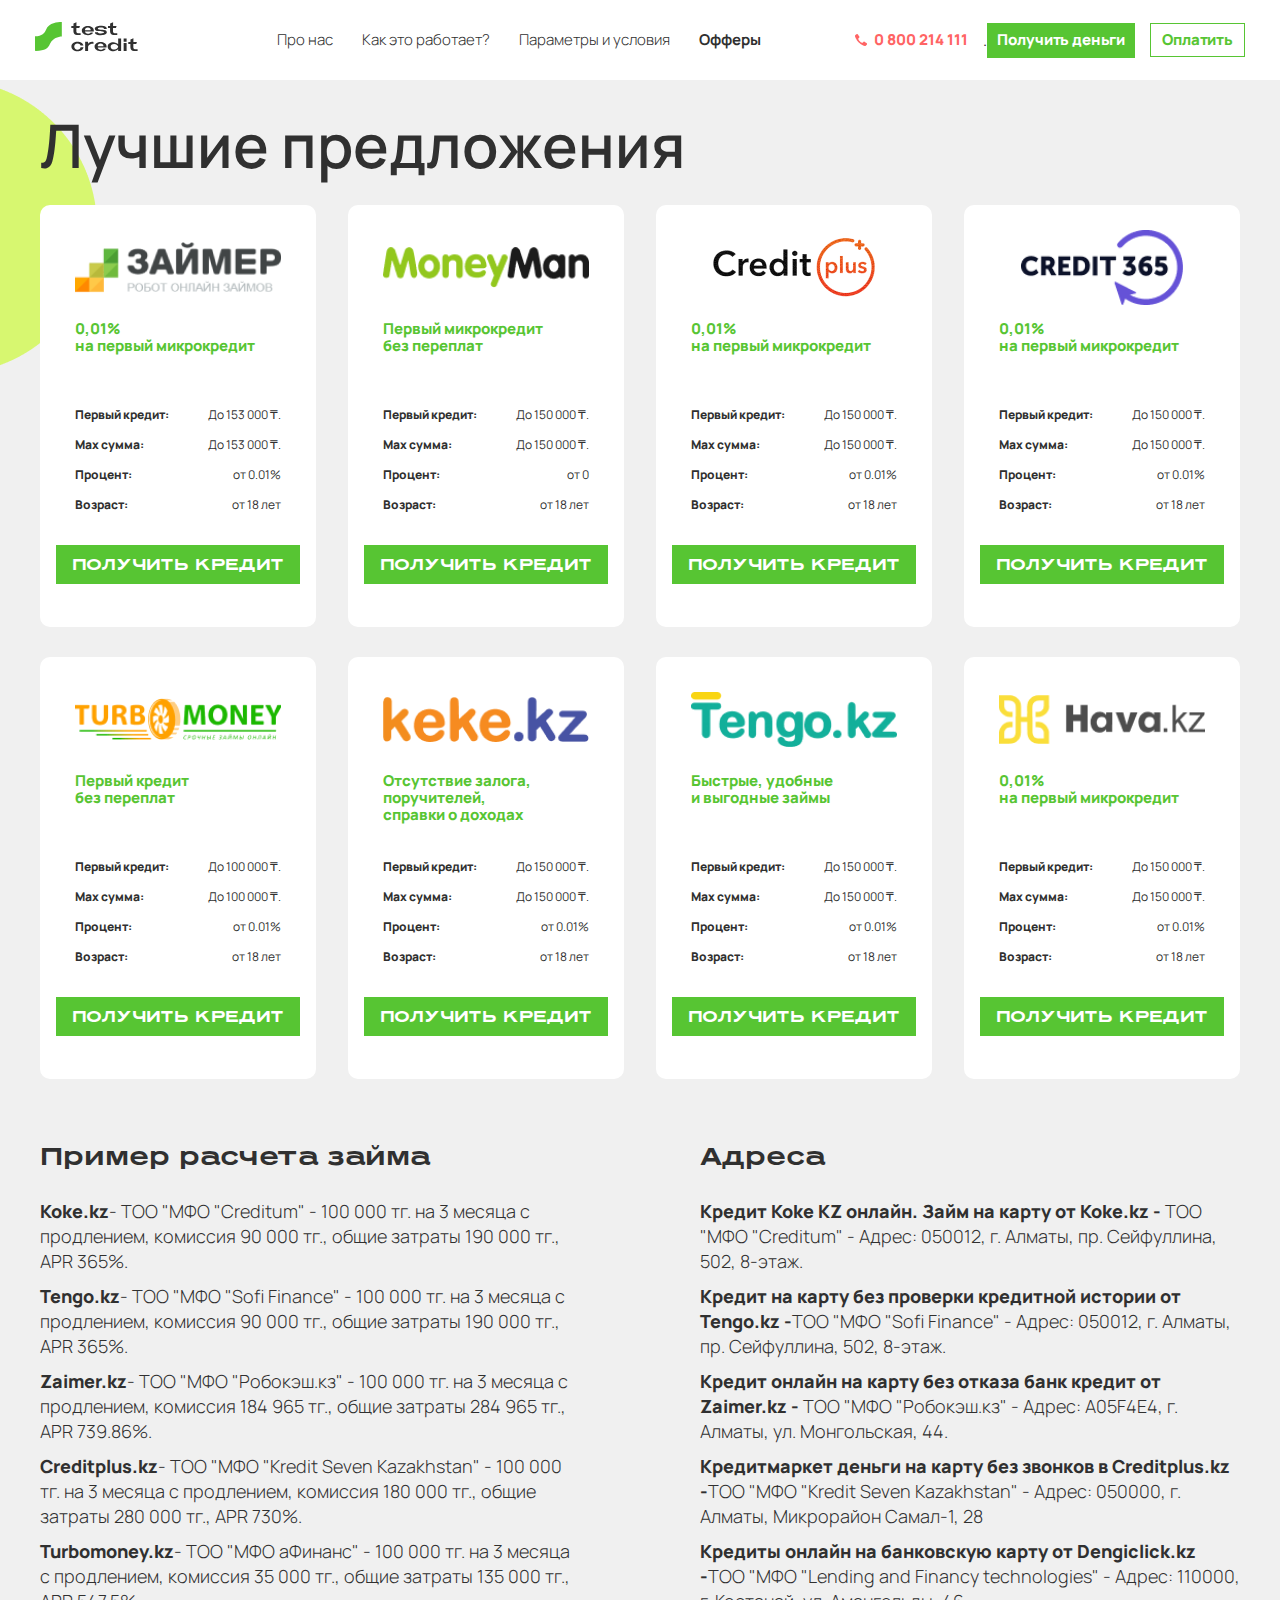
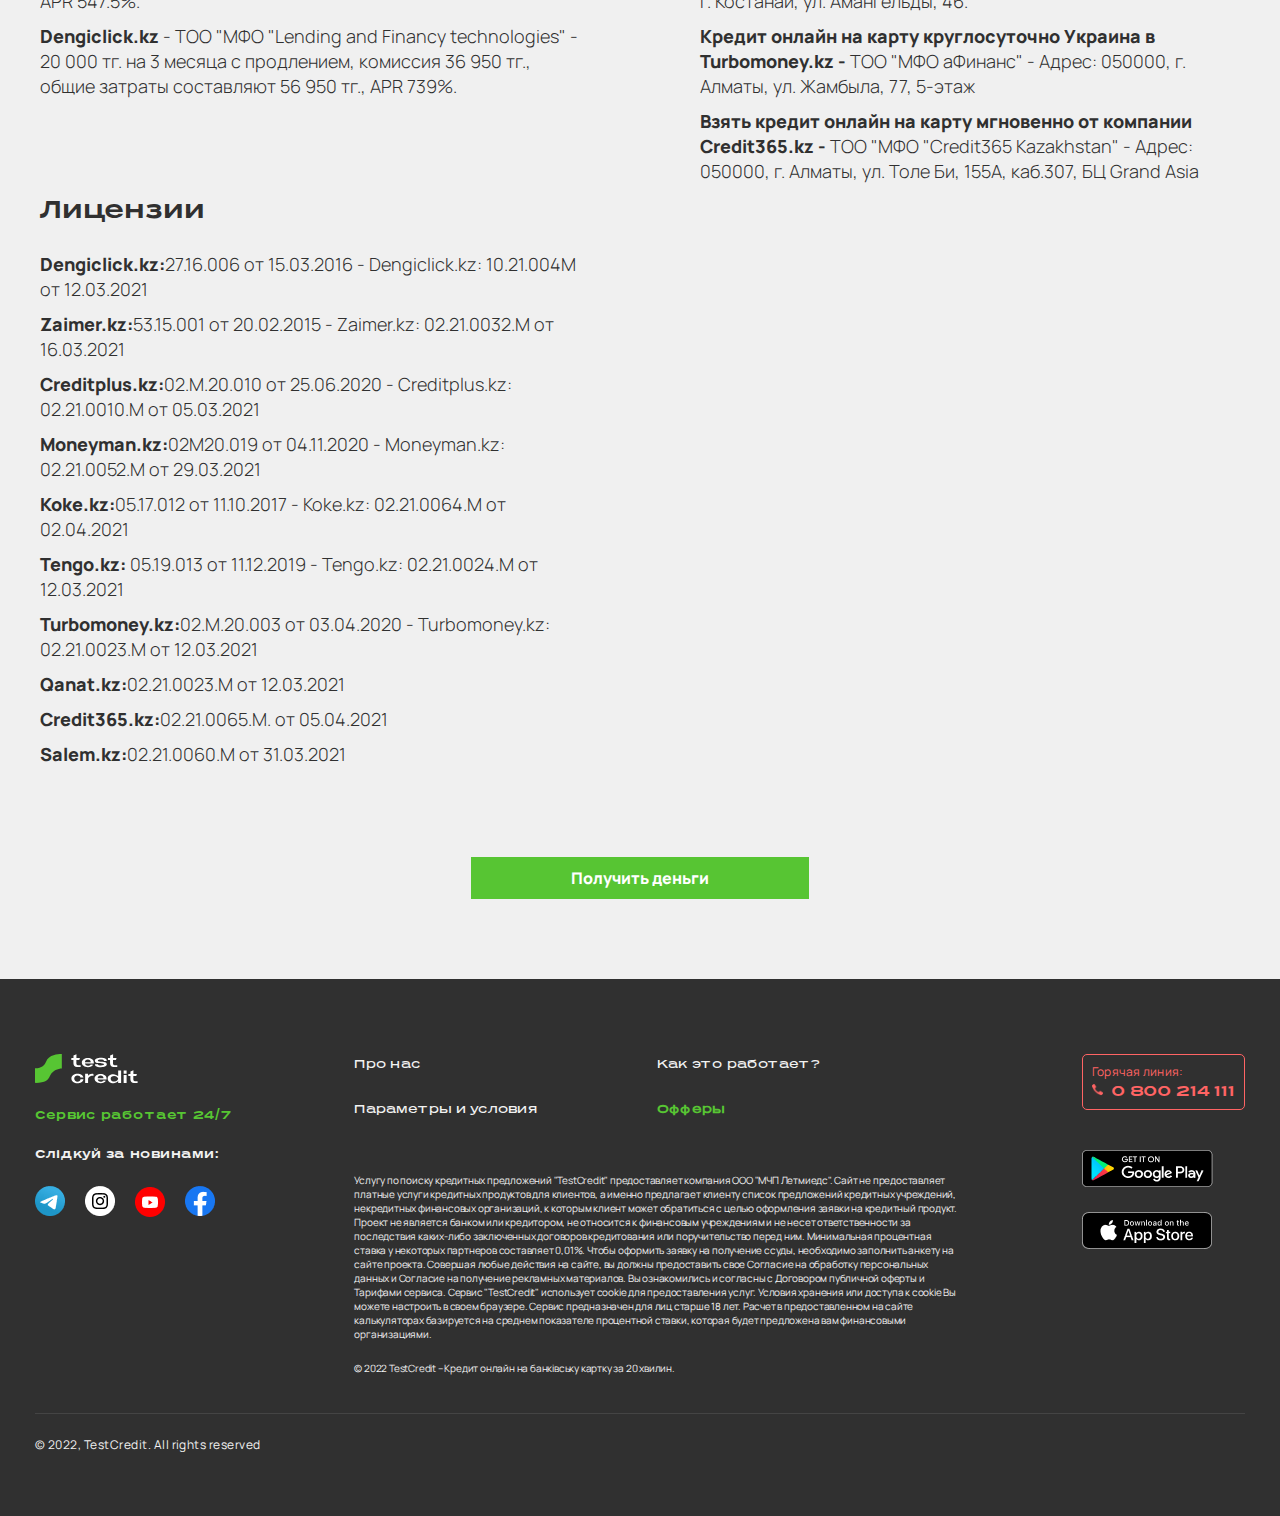
<file: offers/index.html>
<!DOCTYPE html>
<html lang="ru">
<head>
    <meta charset="UTF-8">
    <meta http-equiv="X-UA-Compatible" content="IE=edge">
    <meta name="viewport" content="width=device-width, initial-scale=1.0">
    <link href="https://fonts.googleapis.com/css2?family=Manrope:wght@300;400;800&display=swap" rel="stylesheet">
    <link rel="stylesheet" href="../style/reset.css">
    <link rel="stylesheet" href="../style/style.css">
    <title>Test Credit</title>
</head>
<body class="body">
    <header class="header">
        <div class="logoHeader">
            <a href="#">
                <svg width="110" height="34" viewBox="0 0 110 34" fill="none" xmlns="http://www.w3.org/2000/svg">
                    <path d="M26.8125 14.4566C26.8125 14.4566 18.1489 14.4566 14.9 22.075C13.0702 26.3316 10.3441 29.0161 1.90735e-06 28.871V14.3357C7.2446 13.8036 9.55989 11.3125 11.0163 7.63639C14.3398 -0.731696 26.8125 0.0180455 26.8125 0.0180455V14.4566Z" fill="#57C533"/>
                    <path d="M36.304 5.912H38.416V9.224C38.416 11.304 39.76 13 42 13H45.632V11.128H42.944C41.728 11.128 41.36 10.344 41.36 9.352V5.912H44.288L44.944 4.024H41.424L41.456 0.36L38.48 1.464L38.464 4.024H36.352L36.304 5.912ZM52.8834 13.208C55.3154 13.208 57.3634 12.296 58.1634 10.872L55.8594 10.488C55.1234 11.288 54.0034 11.704 52.8514 11.704C51.1874 11.704 50.0354 10.68 49.9874 9.448C51.0114 9.448 57.8594 9.416 58.7554 9.416C58.8194 9.176 58.8514 8.904 58.8514 8.648C58.8354 5.48 56.0034 3.992 52.9634 3.992C49.6514 3.992 46.8194 5.8 46.8194 8.616C46.8194 11.416 49.5714 13.208 52.8834 13.208ZM52.8514 5.592C54.5474 5.592 55.7314 6.696 55.7314 8.28L49.9394 8.296C49.9234 6.968 50.9794 5.592 52.8514 5.592ZM59.8182 6.696C59.8182 10.904 69.0503 8.12 69.0503 10.296C69.0503 11.016 67.7542 11.384 65.9302 11.384C64.5222 11.384 62.9862 11.288 62.9862 10.168H59.9302C59.9302 11.256 60.6502 13.192 66.0102 13.192C68.8903 13.192 71.8342 12.232 71.8342 10.296C71.8342 6.344 62.8422 8.872 62.8422 6.856C62.8422 5.848 64.2182 5.624 66.0262 5.624C67.5462 5.624 68.8903 5.784 68.8903 6.936H71.7703C71.7703 4.44 68.8742 3.784 66.0262 3.784C62.4422 3.784 59.8182 4.808 59.8182 6.696ZM72.9515 5.912H75.0635V9.224C75.0635 11.304 76.4075 13 78.6475 13H82.2795V11.128H79.5915C78.3755 11.128 78.0075 10.344 78.0075 9.352V5.912H80.9355L81.5915 4.024H78.0715L78.1035 0.36L75.1275 1.464L75.1115 4.024H72.9995L72.9515 5.912ZM36.384 24.472C36.384 27.368 39.2 29.208 42.464 29.208C45.392 29.208 48.08 27.704 48.464 25.16L45.536 25.144C45.44 26.488 44.176 27.64 42.48 27.64C40.544 27.64 39.232 26.36 39.232 24.472C39.232 23.032 40.304 21.4 42.432 21.4C44.064 21.4 45.344 22.232 45.488 23.544L48.416 23.528C48.112 21.048 45.328 19.72 42.56 19.72C39.28 19.72 36.384 21.576 36.384 24.472ZM50.1427 29H53.0868V24.92C53.0868 23.816 54.2867 22.168 55.9827 21.896C56.4148 21.768 56.8628 21.72 57.2788 21.72C57.7428 21.72 58.1748 21.784 58.4467 21.88L58.4628 19.992C57.9827 19.864 57.5028 19.784 57.0068 19.784C55.3587 19.784 54.0148 20.552 53.0868 21.736V19.816H50.1427V29ZM65.6409 29.208C68.0729 29.208 70.1209 28.296 70.9209 26.872L68.6169 26.488C67.8809 27.288 66.7609 27.704 65.6089 27.704C63.9449 27.704 62.7929 26.68 62.7449 25.448C63.7689 25.448 70.6169 25.416 71.5129 25.416C71.5769 25.176 71.6089 24.904 71.6089 24.648C71.5929 21.48 68.7609 19.992 65.7209 19.992C62.4089 19.992 59.5769 21.8 59.5769 24.616C59.5769 27.416 62.3289 29.208 65.6409 29.208ZM65.6089 21.592C67.3049 21.592 68.4889 22.696 68.4889 24.28L62.6969 24.296C62.6809 22.968 63.7369 21.592 65.6089 21.592ZM72.6877 24.648C72.6877 27.064 75.1677 29.144 78.4957 29.144C80.2717 29.144 82.0797 28.568 83.1677 27.096V29H86.1277V16.52H83.1677V22.344C82.2557 21.288 80.0797 20.28 78.3037 20.28C75.1677 20.28 72.6877 21.896 72.6877 24.648ZM75.6637 24.648C75.6637 22.92 76.9437 21.88 79.1037 21.88C81.5517 21.88 83.1677 23.464 83.1677 24.792C83.1677 25.832 81.6157 27.496 79.4557 27.496C77.3757 27.496 75.6637 26.6 75.6637 24.648ZM91.6081 29V21H88.6481V29H91.6081ZM91.6081 19.656V16.552H88.6481V19.656H91.6081ZM93.279 21.912H95.391V25.224C95.391 27.304 96.735 29 98.975 29H102.607V27.128H99.919C98.703 27.128 98.335 26.344 98.335 25.352V21.912H101.263L101.919 20.024H98.399L98.431 16.36L95.455 17.464L95.439 20.024H93.327L93.279 21.912Z" fill="#303030"/>
                </svg>                    
            </a>
        </div>
        <div class="flexContainer">
            <ul class="navigationHeader">
                <li>
                    <a href="#">Про нас</a>
                </li>
                <li>
                    <a href="../index.html#howItWorks">Как это работает?</a>
                </li>
                <li>
                    <a href="../index.html#option#option">Параметры и условия</a>
                </li>
                <li>
                    <a href="#" class="linkHeaderActive">Офферы</a>
                </li>
            </ul>
            <div class="buttonHeader">
                <a href="tel:+0800214111">0 800 214 111</a>.
                <a href="../index.html#rangeSlider" class="linkBtn">Получить деньги</a>
                <button>Оплатить</button>
            </div>
        </div>
    </header>
    <div class="burger">
        <div class="box-container">
            <div class="birger-button not-active">
              <span></span>
              <span></span>
              <span></span>
            </div>
        </div>
        <div class="menu">
            <div class="burgerLogo">
                <a href="#">
                    <svg width="110" height="34" viewBox="0 0 110 34" fill="none" xmlns="http://www.w3.org/2000/svg">
                        <path d="M26.8125 14.4566C26.8125 14.4566 18.1489 14.4566 14.9 22.075C13.0702 26.3316 10.3441 29.0161 1.90735e-06 28.871V14.3357C7.2446 13.8036 9.55989 11.3125 11.0163 7.63639C14.3398 -0.731696 26.8125 0.0180455 26.8125 0.0180455V14.4566Z" fill="#57C533"/>
                        <path d="M36.304 5.912H38.416V9.224C38.416 11.304 39.76 13 42 13H45.632V11.128H42.944C41.728 11.128 41.36 10.344 41.36 9.352V5.912H44.288L44.944 4.024H41.424L41.456 0.36L38.48 1.464L38.464 4.024H36.352L36.304 5.912ZM52.8834 13.208C55.3154 13.208 57.3634 12.296 58.1634 10.872L55.8594 10.488C55.1234 11.288 54.0034 11.704 52.8514 11.704C51.1874 11.704 50.0354 10.68 49.9874 9.448C51.0114 9.448 57.8594 9.416 58.7554 9.416C58.8194 9.176 58.8514 8.904 58.8514 8.648C58.8354 5.48 56.0034 3.992 52.9634 3.992C49.6514 3.992 46.8194 5.8 46.8194 8.616C46.8194 11.416 49.5714 13.208 52.8834 13.208ZM52.8514 5.592C54.5474 5.592 55.7314 6.696 55.7314 8.28L49.9394 8.296C49.9234 6.968 50.9794 5.592 52.8514 5.592ZM59.8182 6.696C59.8182 10.904 69.0503 8.12 69.0503 10.296C69.0503 11.016 67.7542 11.384 65.9302 11.384C64.5222 11.384 62.9862 11.288 62.9862 10.168H59.9302C59.9302 11.256 60.6502 13.192 66.0102 13.192C68.8903 13.192 71.8342 12.232 71.8342 10.296C71.8342 6.344 62.8422 8.872 62.8422 6.856C62.8422 5.848 64.2182 5.624 66.0262 5.624C67.5462 5.624 68.8903 5.784 68.8903 6.936H71.7703C71.7703 4.44 68.8742 3.784 66.0262 3.784C62.4422 3.784 59.8182 4.808 59.8182 6.696ZM72.9515 5.912H75.0635V9.224C75.0635 11.304 76.4075 13 78.6475 13H82.2795V11.128H79.5915C78.3755 11.128 78.0075 10.344 78.0075 9.352V5.912H80.9355L81.5915 4.024H78.0715L78.1035 0.36L75.1275 1.464L75.1115 4.024H72.9995L72.9515 5.912ZM36.384 24.472C36.384 27.368 39.2 29.208 42.464 29.208C45.392 29.208 48.08 27.704 48.464 25.16L45.536 25.144C45.44 26.488 44.176 27.64 42.48 27.64C40.544 27.64 39.232 26.36 39.232 24.472C39.232 23.032 40.304 21.4 42.432 21.4C44.064 21.4 45.344 22.232 45.488 23.544L48.416 23.528C48.112 21.048 45.328 19.72 42.56 19.72C39.28 19.72 36.384 21.576 36.384 24.472ZM50.1427 29H53.0868V24.92C53.0868 23.816 54.2867 22.168 55.9827 21.896C56.4148 21.768 56.8628 21.72 57.2788 21.72C57.7428 21.72 58.1748 21.784 58.4467 21.88L58.4628 19.992C57.9827 19.864 57.5028 19.784 57.0068 19.784C55.3587 19.784 54.0148 20.552 53.0868 21.736V19.816H50.1427V29ZM65.6409 29.208C68.0729 29.208 70.1209 28.296 70.9209 26.872L68.6169 26.488C67.8809 27.288 66.7609 27.704 65.6089 27.704C63.9449 27.704 62.7929 26.68 62.7449 25.448C63.7689 25.448 70.6169 25.416 71.5129 25.416C71.5769 25.176 71.6089 24.904 71.6089 24.648C71.5929 21.48 68.7609 19.992 65.7209 19.992C62.4089 19.992 59.5769 21.8 59.5769 24.616C59.5769 27.416 62.3289 29.208 65.6409 29.208ZM65.6089 21.592C67.3049 21.592 68.4889 22.696 68.4889 24.28L62.6969 24.296C62.6809 22.968 63.7369 21.592 65.6089 21.592ZM72.6877 24.648C72.6877 27.064 75.1677 29.144 78.4957 29.144C80.2717 29.144 82.0797 28.568 83.1677 27.096V29H86.1277V16.52H83.1677V22.344C82.2557 21.288 80.0797 20.28 78.3037 20.28C75.1677 20.28 72.6877 21.896 72.6877 24.648ZM75.6637 24.648C75.6637 22.92 76.9437 21.88 79.1037 21.88C81.5517 21.88 83.1677 23.464 83.1677 24.792C83.1677 25.832 81.6157 27.496 79.4557 27.496C77.3757 27.496 75.6637 26.6 75.6637 24.648ZM91.6081 29V21H88.6481V29H91.6081ZM91.6081 19.656V16.552H88.6481V19.656H91.6081ZM93.279 21.912H95.391V25.224C95.391 27.304 96.735 29 98.975 29H102.607V27.128H99.919C98.703 27.128 98.335 26.344 98.335 25.352V21.912H101.263L101.919 20.024H98.399L98.431 16.36L95.455 17.464L95.439 20.024H93.327L93.279 21.912Z" fill="#303030"/>
                    </svg>                    
                </a>
            </div>
            <ul>
                <li>
                    <a href="#">Про нас</a>
                </li>
                <li>
                    <a href="../index.html#howItWorks" class="link linkHeaderActive">Как это работает?</a>
                </li>
                <li>
                    <a href="../index.html#option#option" class="link">Параметры и условия</a>
                </li>
                <li>
                    <a href="#" class="link">Офферы</a>
                </li>
            </ul>
            <div class="feedbackIcon">
                <p class="feedback">Напишите нам:</p>
                <div class="burgericons">
                    <a href="#">
                        <img src="../img/telegramBurger.png" alt="Telegram">
                     </a>
                     <a href="#">
                         <img src="../img/viber.png" alt="Viber">
                      </a>
                      <a href="#">
                         <img src="../img/message.png" alt="Message">
                      </a>
                </div>
            </div>
            <a href="tel:+0800214111" class="burgerTel">0 800 214 111</a>
            <a class="burgerBtn">Оплатить</a>
        </div>
    </div>
    <main class="main">
        <div class="cardContainer">
            <h6>Лучшие предложения</h6>
            <div class="cardContainerBlock">
                <div class="card">
                    <img src="../img/zaimer.png" alt="zaimer">
                    <p class="cardProcent">0,01% <br> на первый микрокредит</p>
                    <div class="cardText">
                        <div class="cardTextLeft">
                            <p>Первый кредит:</p>
                            <p>Мах сумма:</p>
                            <p>Процент:</p>
                            <p>Возраст:</p>
                        </div>
                        <div class="cardTextRight">
                            <p>До 153 000 ₸.</p>
                            <p>До 153 000 ₸.</p>
                            <p>от 0.01%</p>
                            <p>от 18 лет</p>
                        </div>
                    </div>
                    <button class="cardBtn">Получить кредит</button>
                </div>

                <div class="card">
                    <img src="../img/man.png" alt="man">
                    <p class="cardProcent">Первый микрокредит <br> без переплат</p>
                    <div class="cardText">
                        <div class="cardTextLeft">
                            <p>Первый кредит:</p>
                            <p>Мах сумма:</p>
                            <p>Процент:</p>
                            <p>Возраст:</p>
                        </div>
                        <div class="cardTextRight">
                            <p>До 150 000 ₸.</p>
                            <p>До 150 000 ₸.</p>
                            <p>от 0</p>
                            <p>от 18 лет</p>
                        </div>
                    </div>
                    <button class="cardBtn">Получить кредит</button>
                </div>

                <div class="card">
                    <img src="../img/creditPlus.png" alt="creditPlus">
                    <p class="cardProcent">0,01% <br> на первый микрокредит</p>
                    <div class="cardText">
                        <div class="cardTextLeft">
                            <p>Первый кредит:</p>
                            <p>Мах сумма:</p>
                            <p>Процент:</p>
                            <p>Возраст:</p>
                        </div>
                        <div class="cardTextRight">
                            <p>До 150 000 ₸.</p>
                            <p>До 150 000 ₸.</p>
                            <p>от 0.01%</p>
                            <p>от 18 лет</p>
                        </div>
                    </div>
                    <button class="cardBtn">Получить кредит</button>
                </div>

                <div class="card">
                    <img src="../img/credit365.png" alt="credit365">
                    <p class="cardProcent">0,01% <br> на первый микрокредит</p>
                    <div class="cardText">
                        <div class="cardTextLeft">
                            <p>Первый кредит:</p>
                            <p>Мах сумма:</p>
                            <p>Процент:</p>
                            <p>Возраст:</p>
                        </div>
                        <div class="cardTextRight">
                            <p>До 150 000 ₸.</p>
                            <p>До 150 000 ₸.</p>
                            <p>от 0.01%</p>
                            <p>от 18 лет</p>
                        </div>
                    </div>
                    <button class="cardBtn">Получить кредит</button>
                </div>

                <div class="card">
                    <img src="../img/turboMoney.png" alt="turboMoney">
                    <p class="cardProcent">Первый кредит <br> без переплат</p>
                    <div class="cardText">
                        <div class="cardTextLeft">
                            <p>Первый кредит:</p>
                            <p>Мах сумма:</p>
                            <p>Процент:</p>
                            <p>Возраст:</p>
                        </div>
                        <div class="cardTextRight">
                            <p>До 100 000 ₸.</p>
                            <p>До 100 000 ₸.</p>
                            <p>от 0.01%</p>
                            <p>от 18 лет</p>
                        </div>
                    </div>
                    <button class="cardBtn">Получить кредит</button>
                </div>

                <div class="card">
                    <img src="../img/keke.png" alt="keke">
                    <p class="cardProcent">Отсутствие залога, <br> поручителей, <br> справки о доходах
                        
                        </p>
                    <div class="cardText">
                        <div class="cardTextLeft">
                            <p>Первый кредит:</p>
                            <p>Мах сумма:</p>
                            <p>Процент:</p>
                            <p>Возраст:</p>
                        </div>
                        <div class="cardTextRight">
                            <p>До 150 000 ₸.</p>
                            <p>До 150 000 ₸.</p>
                            <p>от 0.01%</p>
                            <p>от 18 лет</p>
                        </div>
                    </div>
                    <button class="cardBtn">Получить кредит</button>
                </div>

                <div class="card">
                    <img src="../img/tengo.png" alt="tengo">
                    <p class="cardProcent">Быстрые, удобные <br> и выгодные займы</p>
                    <div class="cardText">
                        <div class="cardTextLeft">
                            <p>Первый кредит:</p>
                            <p>Мах сумма:</p>
                            <p>Процент:</p>
                            <p>Возраст:</p>
                        </div>
                        <div class="cardTextRight">
                            <p>До 150 000 ₸.</p>
                            <p>До 150 000 ₸.</p>
                            <p>от 0.01%</p>
                            <p>от 18 лет</p>
                        </div>
                    </div>
                    <button class="cardBtn">Получить кредит</button>
                </div>
                
                <div class="card">
                    <img src="../img/hava.png" alt="tengo">
                    <p class="cardProcent">0,01% <br> на первый микрокредит</p>
                    <div class="cardText">
                        <div class="cardTextLeft">
                            <p>Первый кредит:</p>
                            <p>Мах сумма:</p>
                            <p>Процент:</p>
                            <p>Возраст:</p>
                        </div>
                        <div class="cardTextRight">
                            <p>До 150 000 ₸.</p>
                            <p>До 150 000 ₸.</p>
                            <p>от 0.01%</p>
                            <p>от 18 лет</p>
                        </div>
                    </div>
                    <button class="cardBtn">Получить кредит</button>
                </div>
            </div>
        </div>
        <div class="infoContainer">
            <div class="infoContainerLeft">
                <h5>Пример расчета займа</h5>
                <ul>
                    <li><b>Koke.kz</b>- ТОО "МФО "Creditum" - 100 000 тг. на 3 месяца с продлением, комиссия 90 000 тг., общие затраты 190 000 тг., APR 365%.</li>
                    <li><b>Tengo.kz</b>- ТОО "МФО "Sofi Finance" - 100 000 тг. на 3 месяца с продлением, комиссия 90 000 тг., общие затраты 190 000 тг., APR 365%.</li>
                    <li><b>Zaimer.kz</b>- ТOO "МФО "Робокэш.кз" - 100 000 тг. на 3 месяца с продлением, комиссия 184 965 тг., общие затраты 284 965 тг., APR 739.86%.</li>
                    <li><b>Creditplus.kz</b>- ТОО "МФО "Kredit Seven Kazakhstan" - 100 000 тг. на 3 месяца с продлением, комиссия 180 000 тг., общие затраты 280 000 тг., APR 730%.</li>
                    <li><b>Turbomoney.kz</b>- ТОО "МФО аФинанс" - 100 000 тг. на 3 месяца с продлением, комиссия 35 000 тг., общие затраты 135 000 тг., APR 547.5%.</li>
                    <li><b>Dengiclick.kz </b>- ТОО "МФО "Lending and Financy technologies" - 20 000 тг. на 3 месяца с продлением, комиссия 36 950 тг., общие затраты составляют 56 950 тг., APR 739%.</li>
                </ul>
            </div>
            <div class="infoContainerCenter">
                <h5>Адреса</h5>
                <ul>
                    <li><b>Кредит Koke KZ онлайн. Займ на карту от Koke.kz - </b>ТОО "МФО "Creditum" - Адрес: 050012, г. Алматы, пр. Сейфуллина, 502, 8-этаж.</li>
                    <li><b>Кредит на карту без проверки кредитной истории от Tengo.kz -</b>ТОО "МФО "Sofi Finance" - Адрес: 050012, г. Алматы, пр. Сейфуллина, 502, 8-этаж.</li>
                    <li><b>Кредит онлайн на карту без отказа банк кредит от Zaimer.kz -</b> ТOO "МФО "Робокэш.кз" - Адрес: A05F4E4, г. Алматы, ул. Монгольская, 44.</li>
                    <li><b>Кредитмаркет деньги на карту без звонков в Creditplus.kz -</b>ТОО "МФО "Kredit Seven Kazakhstan" - Адрес: 050000, г. Алматы, Микрорайон Самал-1, 28</li>
                    <li><b>Кредиты онлайн на банковскую карту от Dengiclick.kz -</b>ТОО "МФО "Lending and Financy technologies" - Адрес: 110000, г. Костанай, ул. Амангельды, 46.</li>
                    <li><b>Кредит онлайн на карту круглосуточно Украина в Turbomoney.kz - </b>ТОО "МФО аФинанс" - Адрес: 050000, г. Алматы, ул. Жамбыла, 77, 5-этаж</li>
                    <li><b>Взять кредит онлайн на карту мгновенно от компании Credit365.kz - </b> ТОО "МФО "Credit365 Kazakhstan" - Адрес: 050000, г. Алматы, ул. Толе Би, 155А, каб.307, БЦ Grand Asia</li>
                </ul>
            </div>
            <div class="infoContainerRight">
                <h5>Лицензии</h5>
                <ul>
                    <li><b>Dengiclick.kz:</b>27.16.006 от 15.03.2016 - Dengiclick.kz: 10.21.004М от 12.03.2021</li>
                    <li><b>Zaimer.kz:</b>53.15.001 от 20.02.2015 - Zaimer.kz: 02.21.0032.М от 16.03.2021</li>
                    <li><b>Creditplus.kz:</b>02.М.20.010 от 25.06.2020 - Creditplus.kz: 02.21.0010.M от 05.03.2021</li>
                    <li><b>Moneyman.kz:</b>02М20.019 от 04.11.2020 - Moneyman.kz: 02.21.0052.М от 29.03.2021</li>
                    <li><b>Koke.kz:</b>05.17.012 от 11.10.2017 - Koke.kz: 02.21.0064.М от 02.04.2021</li>
                    <li><b>Tengo.kz: </b>05.19.013 от 11.12.2019 - Tengo.kz: 02.21.0024.М от 12.03.2021</li>
                    <li><b>Turbomoney.kz:</b>02.М.20.003 от 03.04.2020 - Turbomoney.kz: 02.21.0023.М от 12.03.2021</li>
                    <li><b>Qanat.kz:</b>02.21.0023.M от 12.03.2021</li>
                    <li><b>Credit365.kz:</b>02.21.0065.M. от 05.04.2021</li>
                    <li><b>Salem.kz:</b>02.21.0060.М от 31.03.2021</li>
                </ul>
            </div>
        </div>
        <a href="../index.html#rangeSlider" class="infoBtnClas">Получить деньги</a>
    </main>
    <footer class="footer">
        <div class="wrapper">
            <div class="footerTop">
                <div class="footerTopLeft">
                    <div class="footerLogo">
                        <a href="#">
                            <svg width="110" height="34" viewBox="0 0 110 34" fill="none" xmlns="http://www.w3.org/2000/svg">
                                <path d="M26.8125 14.4566C26.8125 14.4566 18.1489 14.4566 14.9 22.075C13.0702 26.3316 10.3441 29.0161 1.90735e-06 28.871V14.3357C7.2446 13.8036 9.55989 11.3125 11.0163 7.63639C14.3398 -0.731696 26.8125 0.0180455 26.8125 0.0180455V14.4566Z" fill="#57C533"/>
                                <path d="M36.304 5.912H38.416V9.224C38.416 11.304 39.76 13 42 13H45.632V11.128H42.944C41.728 11.128 41.36 10.344 41.36 9.352V5.912H44.288L44.944 4.024H41.424L41.456 0.36L38.48 1.464L38.464 4.024H36.352L36.304 5.912ZM52.8834 13.208C55.3154 13.208 57.3634 12.296 58.1634 10.872L55.8594 10.488C55.1234 11.288 54.0034 11.704 52.8514 11.704C51.1874 11.704 50.0354 10.68 49.9874 9.448C51.0114 9.448 57.8594 9.416 58.7554 9.416C58.8194 9.176 58.8514 8.904 58.8514 8.648C58.8354 5.48 56.0034 3.992 52.9634 3.992C49.6514 3.992 46.8194 5.8 46.8194 8.616C46.8194 11.416 49.5714 13.208 52.8834 13.208ZM52.8514 5.592C54.5474 5.592 55.7314 6.696 55.7314 8.28L49.9394 8.296C49.9234 6.968 50.9794 5.592 52.8514 5.592ZM59.8182 6.696C59.8182 10.904 69.0503 8.12 69.0503 10.296C69.0503 11.016 67.7542 11.384 65.9302 11.384C64.5222 11.384 62.9862 11.288 62.9862 10.168H59.9302C59.9302 11.256 60.6502 13.192 66.0102 13.192C68.8903 13.192 71.8342 12.232 71.8342 10.296C71.8342 6.344 62.8422 8.872 62.8422 6.856C62.8422 5.848 64.2182 5.624 66.0262 5.624C67.5462 5.624 68.8903 5.784 68.8903 6.936H71.7703C71.7703 4.44 68.8742 3.784 66.0262 3.784C62.4422 3.784 59.8182 4.808 59.8182 6.696ZM72.9515 5.912H75.0635V9.224C75.0635 11.304 76.4075 13 78.6475 13H82.2795V11.128H79.5915C78.3755 11.128 78.0075 10.344 78.0075 9.352V5.912H80.9355L81.5915 4.024H78.0715L78.1035 0.36L75.1275 1.464L75.1115 4.024H72.9995L72.9515 5.912ZM36.384 24.472C36.384 27.368 39.2 29.208 42.464 29.208C45.392 29.208 48.08 27.704 48.464 25.16L45.536 25.144C45.44 26.488 44.176 27.64 42.48 27.64C40.544 27.64 39.232 26.36 39.232 24.472C39.232 23.032 40.304 21.4 42.432 21.4C44.064 21.4 45.344 22.232 45.488 23.544L48.416 23.528C48.112 21.048 45.328 19.72 42.56 19.72C39.28 19.72 36.384 21.576 36.384 24.472ZM50.1427 29H53.0868V24.92C53.0868 23.816 54.2867 22.168 55.9827 21.896C56.4148 21.768 56.8628 21.72 57.2788 21.72C57.7428 21.72 58.1748 21.784 58.4467 21.88L58.4628 19.992C57.9827 19.864 57.5028 19.784 57.0068 19.784C55.3587 19.784 54.0148 20.552 53.0868 21.736V19.816H50.1427V29ZM65.6409 29.208C68.0729 29.208 70.1209 28.296 70.9209 26.872L68.6169 26.488C67.8809 27.288 66.7609 27.704 65.6089 27.704C63.9449 27.704 62.7929 26.68 62.7449 25.448C63.7689 25.448 70.6169 25.416 71.5129 25.416C71.5769 25.176 71.6089 24.904 71.6089 24.648C71.5929 21.48 68.7609 19.992 65.7209 19.992C62.4089 19.992 59.5769 21.8 59.5769 24.616C59.5769 27.416 62.3289 29.208 65.6409 29.208ZM65.6089 21.592C67.3049 21.592 68.4889 22.696 68.4889 24.28L62.6969 24.296C62.6809 22.968 63.7369 21.592 65.6089 21.592ZM72.6877 24.648C72.6877 27.064 75.1677 29.144 78.4957 29.144C80.2717 29.144 82.0797 28.568 83.1677 27.096V29H86.1277V16.52H83.1677V22.344C82.2557 21.288 80.0797 20.28 78.3037 20.28C75.1677 20.28 72.6877 21.896 72.6877 24.648ZM75.6637 24.648C75.6637 22.92 76.9437 21.88 79.1037 21.88C81.5517 21.88 83.1677 23.464 83.1677 24.792C83.1677 25.832 81.6157 27.496 79.4557 27.496C77.3757 27.496 75.6637 26.6 75.6637 24.648ZM91.6081 29V21H88.6481V29H91.6081ZM91.6081 19.656V16.552H88.6481V19.656H91.6081ZM93.279 21.912H95.391V25.224C95.391 27.304 96.735 29 98.975 29H102.607V27.128H99.919C98.703 27.128 98.335 26.344 98.335 25.352V21.912H101.263L101.919 20.024H98.399L98.431 16.36L95.455 17.464L95.439 20.024H93.327L93.279 21.912Z" fill="#fff"/>
                            </svg>                    
                        </a>
                    </div>
                    <div class="footerLink">
                        <p class="footerTime">Сервис работает 24/7</p>
                        <p>Слідкуй за новинами:</p>
                        <div class="footerLinkIcon">
                            <a href="#">
                                <img src="../img/telegram.png" alt="telegram">
                            </a>
                            <a href="#">
                                <img src="../img/Instagram.png" alt="Instagram">
                            </a>
                            <a href="#">
                                <img src="../img/Youtube.png" alt="Youtube">
                            </a>
                            <a href="#">
                                <img src="../img/facebook.png" alt="facebook">
                            </a>
                        </div>
                    </div>
                </div>
                <div class="footerTopCenter">
                    <ul class="footerNavigation">
                        <li>
                            <a href="#">Про нас</a>
                        </li>
                        <li>
                            <a href="../index.html#howItWorks">Как это работает?</a>
                        </li>
                        <li>
                            <a href="../index.html#option">Параметры и условия</a>
                        </li>
                        <li>
                            <a href="#" class="activeGreen">Офферы</a>
                        </li>
                    </ul>
                    <p>Услугу по поиску кредитных предложений "TestCredit" предоставляет компания ООО "МЧП Летмиедс". Сайт не предоставляет платные услуги кредитных продуктов для клиентов, а именно предлагает клиенту список предложений кредитных учреждений, некредитных финансовых организаций, к которым клиент может обратиться с целью оформления заявки на кредитный продукт. Проект не является банком или кредитором, не относится к финансовым учреждениям и не несет ответственности за последствия каких-либо заключенных договоров кредитования или поручительство перед ним. Минимальная процентная ставка у некоторых партнеров составляет 0,01%. Чтобы оформить заявку на получение ссуды, необходимо заполнить анкету на сайте проекта. Совершая любые действия на сайте, вы должны предоставить свое Согласие на обработку персональных данных и Согласие на получение рекламных материалов. Вы ознакомились и согласны с Договором публичной оферты и Тарифами сервиса. Сервис "TestCredit" использует cookie для предоставления услуг. Условия хранения или доступа к cookie Вы можете настроить в своем браузере. Сервис предназначен для лиц старше 18 лет. Расчет в предоставленном на сайте калькуляторах базируется на среднем показателе процентной ставки, которая будет предложена вам финансовыми организациями.</p>
                    <p>© 2022 TestCredit – Кредит онлайн на банківську картку за 20 хвилин.</p>
                </div>
                <div class="footerTopRight">
                   <div class="mobilePosition">
                    <p>Горячая линия:</p>
                    <a href="tel:+0800214111" class="burgerTel telFooter">0 800 214 111</a>
                   </div>
                    <div class="footerContainer">
                        <a href="#">
                            <img src="../img/googlePlay.png" alt="googlePlay">
                        </a>
                        <a href="#">
                            <img src="../img/appStore.png" alt="appStore">
                        </a>
                    </div>
                </div>
            </div>
            <p class="footerBottom">© 2022, TestCredit. All rights reserved</p>
        </div>
    </footer>
    <script src="https://cdnjs.cloudflare.com/ajax/libs/jquery/3.6.0/jquery.min.js" ></script>
    <script src="../script/burger.js"></script>
    <script src="../script/burger-icon.js"></script>
    <script src="../script/closeBurger.js"></script>
</body>
</html>
</file>
<file: style/style.css>
@font-face {
    font-family: "PresicavBold";
    src: url("../fonts/Presicav-Bold.ttf") format("truetype");
    src: local('Presicav-Bold'),
        url('../fonts/Presicav-Bold.woff2') format('woff2');
    font-weight: 700;
    font-style: normal;
}
@font-face {
    font-family: "PresicavRegular";
    src: url("../fonts/Presicav-Regular.ttf") format("truetype");
    src: local('Presicav-Regular'),
    url('../fonts/Presicav-Regular.woff2') format('woff2');
    font-weight: 300;
    font-style: normal;
}
/*font-family: 'Manrope', sans-serif;*/
:root {
    --background1: #8267F6;
    --backgroundGreen: #3DAE2B;
    --backgroundBlack: #303030;
    --backgroundYellow: #D3FF41;
    --backgroundWhite: #F0F0F0;
}
* {
    box-sizing: border-box;
}
html {
    scroll-behavior: smooth;
}
body {
    font-family: 'Manrope', sans-serif;
    font-weight: 400;
    color:var(--backgroundBlack);
    width: 100%;
    height: 100%;
    font-size: 16px;
    background: #F0F0F0;
    overflow: visible;
}
#note {
    position: absolute;
    top: -20px;
    left: 0;
    width: 100%;
}
.notification_error {
    display: flex;
    justify-content: space-between;
}
.errorName,
.errorTel {
    width: 240px;
    color: red;
}
.errorName, .errorTel {
    font-size: 12px;
}
.logotype a{
    display: flex;
    text-decoration: none;
}
.footerLogo a {
    display: flex;
    text-decoration: none;
}
.bodyActive {
    overflow: hidden;
}
.mobileBtn {
    font-family: 'PresicavBold';
    font-weight: 900;
    font-size: 8px;
    line-height: 10px;
    letter-spacing: 0.03em;
    text-transform: uppercase;
    color: #FFFFFF;
    padding: 6px 9px;
    background: #3DAE2B;
    border-radius: 28px;
    border: none;
    display: none;
}
.menu {
    position: fixed;
    top: -150%;
}
.open-menu
{
  display: flex;
  overflow: hidden;
  width: 100%;
  height: 100%;
  z-index: 9;
  background: #F5F5F5;
  padding: 22px 44px 72px 44px;
  -webkit-animation: burger-open 0.3s linear;
  -webkit-animation-fill-mode: forwards;
  animation: burger-open 0.3s linear;
  animation-fill-mode: forwards;
}
@-webkit-keyframes burger-open {
    0% {
        top: -100%;
    }
    100% {
        top: 0%;
    }
}
@keyframes burger-open {
    0% {
        top: -100%;
    }
    100% {
        top: 0%;
    }
}
.box-container {
    border-radius: 2px;
    position: absolute;
    top: 57px;
    left: 97%;
    transform: translate(-50%, -50%);
    width: 46px;
    height: 46px;
    border-radius: 50%;
    z-index: 10;
    display: none;
}
.birger-button {
    position: absolute;
    top: 50%;
    left: 50%;
    transform: translate(-50%, -50%);
    width: 20px;
    height: 12px;
    cursor: pointer;
}
.birger-button  span {
    display: block;
    width: 30px;
    border-radius: 3px;
    height: 2px;
    background: #868585;
    transition: all .3s;
    position: relative;
    margin: 0 auto;
}
.birger-button  span:nth-of-type(1) {
    margin-bottom: 6px;
}
.birger-button  span:nth-of-type(2) {
    margin-bottom: 6px;
    width: 30px;
}

.active span:nth-child(1) {
    animation: ease .7s top forwards;
}
.not-active span:nth-child(1) {
    animation: ease .7s top-2 forwards;
}
.active span:nth-child(2) {
    animation: ease .7s scaled forwards;
}
.not-active span:nth-child(2) {
    animation: ease .7s scaled-2 forwards;
}
.active span:nth-child(3) {
    animation: ease .7s bottom forwards;
}
.not-active span:nth-child(3) {
    animation: ease .7s bottom-2 forwards;
}
@keyframes top {
    0% {
      top: 0;
      transform: rotate(0);
    }
    50% {
      top: 5px;
      transform: rotate(0);
    }
    100% {
      top: 5px;
      transform: rotate(45deg);
    }
}
@keyframes top-2 {
    0% {
      top: 22px;
      transform: rotate(45deg);
    }
    50% {
      top: 22px;
      transform: rotate(0deg);
    }
    100% {
      top: 0;
      transform: rotate(0deg);
    }
  }  
@keyframes bottom {
    0% {
      bottom: 0;
      transform: rotate(0);
    }
    50% {
      bottom: 10px;
      transform: rotate(0);
    }
    100% {
      bottom: 10px;
      transform: rotate(135deg);
    }
  } 
@keyframes bottom-2 {
    0% {
      bottom: 22px;
      transform: rotate(135deg);
    }
    50% {
      bottom: 22px;
      transform: rotate(0);
    }
    100% {
      bottom: 0;
      transform: rotate(0);
    }
  }
@keyframes scaled {
    50% {
      transform: scale(0);
    }
    100% {
      transform: scale(0);
    }
  }
@keyframes scaled-2 {
    0% {
      transform: scale(0);
    }
    50% {
      transform: scale(0);
    }
    100% {
      transform: scale(1);
    }
}
.menu.open-menu {
    flex-direction: column;
    overflow: scroll;
    max-width: 100vw;
    box-sizing: border-box;
}
.burgerLogo {
    display: flex;
    align-items: center;
    margin-bottom: 60px;
}
.menu.open-menu ul li a{
    text-decoration: none;
    font-weight: 300;
    font-size: 18px;
    line-height: 22px;
    letter-spacing: 0.02em;
    color: #303030;
}
.menu.open-menu a:hover,
.menu.open-menu a:active {
    color: #303030;
    font-family: 'PresicavBold';
    font-weight: 700;
}
.burgerHelpText {
    font-weight: 900;
    font-size: 18px;
    line-height: 22px;
    letter-spacing: 0.02em;
    color: #303030;
    margin-bottom: 10px;
}
.burgerTel {
    display: flex;
    align-items: center;
    font-family: 'PresicavBold';
    font-size: 22px;
    line-height: 26px;
    letter-spacing: 0.02em;
    color: #FF6464; 
    text-decoration: none;
    margin-bottom: 10vh;
}
.burgerTel::before {
    content: "";
    display: flex;
    background: url(../img/redTelefone.png);
    margin-right: 7px;
    width: 12px;
    height: 12px;
    background-repeat: no-repeat;
    background-size: contain;
}
.menu.open-menu ul li {
    margin-bottom: 32px;
}
.menu.open-menu ul {
    margin-bottom: 24px;
}
.feedback {
    font-weight: 800;
    font-size: 18px;
    line-height: 22px;
    letter-spacing: 0.02em;
    color: #303030;
    margin-bottom: 15px;
    display: block;
}
.feedbackIcon {
    display: flex;
    width: max-content;
    flex-direction: column;
    margin-bottom: 50px;
}
.burgericons {
    display: flex;
    align-items: center;
    justify-content: space-between;
}
.burgericons a{
    text-decoration: none;
}
.burgerBtn {
    width: 190px;
    font-weight: 900;
    font-size: 18px;
    line-height: 22px;
    letter-spacing: 0.03em;
    text-transform: uppercase;
    color: #FFFFFF; 
    background: #57C533;
    padding: 8px 0;
    border: none;
    display: flex;
    justify-content: center;
}
#innerMoney,
#innerDate {
    font-family: 'Manrope', sans-serif;
    font-style: normal;
    font-weight: 800;
    font-size: 22px;
    line-height: 30px;
    color: #57C533;
}
.rangeSlider {
    position: relative;
    width: 100%;
    display: flex;
    flex-direction: column;
    align-items: center;
    padding-top: 35px;
}
.rangeSliderRight {
    width: 570px;
    background: #FFFFFF;
    border-radius: 12px;
    margin-top: 40px;
    padding: 23px 31px 0 31px;
}
.calcBackground {
    position: absolute;
    right: 0;
    bottom: -40%;
}
.sliderContainerText p{
    font-family: 'Manrope', sans-serif;
    font-style: normal;
    font-weight: 400;
    font-size: 14px;
    line-height: 19px;
    color: #303030;
}
.sliderContainerText {
    display: flex;
    align-items: center;
    justify-content: space-between;
    margin-bottom: 20px;
}
input[type="range"]{
    position: relative;
    -webkit-appearance: none;
    -moz-appearance: none;
    display: block;
    width: 100%;
    height: 12px;
    background-color:#CDCBCB;
    outline: none;
}
input[type="range"]::-webkit-slider-runnable-track{
    -webkit-appearance: none;
    height: 8px;
}
input[type="range"]::-moz-track{
    -moz-appearance: none;
    height: 8px;
}
input[type="range"]::-ms-track{
    appearance: none;
    height: 8px;
}
input[type="range"]::-webkit-slider-thumb{
    -webkit-appearance: none;
    height: 28px;
    width: 28px;
    background: #57C533;
    border-radius: 50%;
    cursor: pointer;
    margin-top: -10px;
}
input[type="range"]::-moz-range-thumb{
    -webkit-appearance: none;
    height: 28px;
    width: 28px;
    background: #57C533;
    border-radius: 50%;
    cursor: pointer;
    margin-top: -10px;
}
input[type="range"]::-ms-thumb{
    appearance: none;
    height: 28px;
    width: 28px;
    background: #57C533;
    border-radius: 50%;
    cursor: pointer;
    margin-top: -10px;
}
input[type="range"]:active::-webkit-slider-thumb{
    background: #57C533;
}
.sliderMoney {
    margin-bottom: 50px;
}
.rangeForm {
    margin-top: 45px;
    display: flex;
    align-items: center;
    justify-content: space-between;
    flex-wrap: wrap;
    margin-bottom: 42px;
    position: relative;
}
.rangeForm input {
    background: #FFFFFF;
    height: 40px;
    width: 46%;
    border: none;
    padding-left: 20px;
    width: 240px;
    border: 1px solid #949494;
    font-family: 'Manrope', sans-serif;
    font-weight: 400;
    font-size: 16px;
    line-height: 22px;  
    color: #303030;
}
.rangeForm input:nth-of-type(1)::placeholder {
    font-family: 'Manrope', sans-serif;
    font-weight: 400;
    font-size: 16px;
    line-height: 22px;  
    color: #303030;
}
.rangeForm input:nth-of-type(2)::placeholder {
    font-family: 'Manrope', sans-serif;
    font-weight: 400;
    font-size: 16px;
    line-height: 22px;
    color: #D1D1D1;
}
.rangeForm input:nth-of-type(2) {
    font-family: 'Manrope', sans-serif;
    font-weight: 400;
    font-size: 16px;
    line-height: 22px;
    color: #D1D1D1;
}
.calcResult {
    display: flex;
    align-items: center;
    justify-content: space-between;
    width: 100%;
}
.calcResultProcent {
    display: flex;
    flex-direction: column;
    padding: 8px 0 8px 12px;
    background: #E9E9E9;
    width: 33%;
    height: 65px;
}
.calcResultBtn {
    font-family: "PresicavBold";
    font-weight: 900;
    font-size: 16px;
    line-height: 19px;
    letter-spacing: 0.03em;
    text-transform: uppercase;
    color: #FFFFFF !important;
    padding: 9px;
    background: #57C533 !important;
    border: none;
    width: 100% !important;
    height: 40px;
    margin-top: 34px;
    border: none !important;
    margin-bottom: 21px;
}
#valueMoney {
    position: relative;
}
#valueMoney::before {
    content: "600 KZT";
    font-family: 'Manrope', sans-serif;
    font-weight: 400;
    font-size: 14px;
    line-height: 19px;
    color: #B0B0B0;
    position: absolute;
    top: 20px;
    left: 0;
}
#valueMoney::after {
    content: "200 000 KZT";
    font-family: 'Manrope', sans-serif;
    font-weight: 400;
    font-size: 14px;
    line-height: 19px;
    color: #B0B0B0;
    position: absolute;
    top: 20px;
    right: 0;
}
.calcResultProcent p:nth-of-type(1) {
    font-family: 'Manrope', sans-serif;
    font-weight: 300;
    font-size: 14px;
    line-height: 19px;
    margin-bottom: 10px;
    color: #303030;
}
.calcResultProcent p:nth-of-type(2) {
    font-family: 'Manrope', sans-serif;
    font-weight: 800;
    font-size: 16px;
    line-height: 22px;
    color: #303030;
}
.linkCredit {
    display: flex;
    justify-content:center;
    font-family: 'Manrope', sans-serif;
    font-weight: 500;
    font-size: 16px;
    line-height: 22px;
    text-align: right;
    color:#303030;
    margin-top: 24px;
    margin-bottom: 6px;
    text-decoration-color:#898989;
}
.howItWorksSection {
    margin-top: 60px;
}
/*--------------------------- ПОДВАЛ ----------------------------*/
.footer {
    background: #303030;
    padding: 75px 35px 65px 35px;
}
.footerLogo {
    display: flex;
}
.footerTop {
    display: flex;
    align-items: flex-start;
    justify-content: space-between;
    width: 100%;
    padding-bottom: 38px;
    border-bottom: 1px solid #444444;
}
.footerTopCenter {
    width: 50%;
}
.footerLink {
    margin-top: 20px;
}
.footerLink p{
    font-family: 'PresicavBold';
    font-weight: 900;
    font-size: 12px;
    line-height: 14px;
    letter-spacing: 0.02em;
    color: #F2F2F2;
    margin-bottom: 25px;
}
.footerLinkIcon a {
    margin-right: 17px;
    text-decoration: none;
}
.footerLinkIcon a:nth-last-child(1) {
    margin-right: 0;
}
.footerNavigation {
    display: flex;
    align-items: flex-start;
    flex-wrap: wrap;
    margin-bottom: 29px;
}
.footerNavigation li{
    width: 50%;
    text-align: left;
    margin-bottom: 28px;
}
.footerTopCenter p {
    font-family: 'Manrope', sans-serif;
    font-weight: 400;
    font-size: 10px;
    line-height: 14px;
    letter-spacing: -0.02em;
    color: #F2F2F2;
}
.footerTopCenter p:nth-of-type(1) {
    margin-bottom: 20px;
}
.footerNavigation li a {
    font-family: 'PresicavRegular';
    font-size: 12px;
    line-height: 14px;
    letter-spacing: 0.02em;
    color: #F2F2F2;
    text-decoration: none;
}
.mobilePosition {
    padding: 9px;
    border: 1px solid #FF6464;
    border-radius: 5px;
    height: max-content;
    margin-bottom: 40px;
    width: max-content;
}
.footerTopRight p:nth-of-type(1){
    font-size: 12px;
    line-height: 16px;
    letter-spacing: 0.02em;
    color: #FF6464;
}
.footerTopRight p:nth-of-type(2){
    font-family: 'PresicavBold';
    font-weight: 900;
    font-size: 16px;
    line-height: 19px;
    color: #3DAE2B;
    margin-bottom: 25px;
    display: flex;
}
.footerTopRight p:nth-of-type(2)::before {
    content: "";
    display: flex;
    background: url(../img/telIcon.png);
    min-width: 18px;
    min-height: 18px;
    background-repeat: no-repeat;
    background-size: contain;
    margin-right: 14px;
}
.footerContainer {
    display: flex;
    flex-direction: column;
    align-items: flex-start;
}
.footerContainer a:nth-of-type(1){
    margin-bottom: 25px;
}
.footerBottom {
    font-family: 'Manrope', sans-serif;
    font-weight: 400;
    font-size: 12px;
    line-height: 12px;
    letter-spacing: 0.04em;
    color: #F2F2F2;
    padding-top: 25px;
}
.footerTime {
    font-weight: 800;
    font-size: 12px;
    line-height: 16px;
    letter-spacing: 0.02em;
    color:#57C533 !important;
    margin-bottom: 41px;
}
.activeGreen {
    color:#57C533 !important;
    font-weight: 600;
}
.telFooter {
    font-weight: 800;
    font-size: 15px !important;
    line-height: 20px;
    letter-spacing: -0.01em;
    color: #FF6464;
    margin-bottom: 0 !important;
}
/*--------------------------- ОФФЕР ----------------------------*/
.cardContainer {
    max-width: 1200px;
    margin: 0 auto;
    margin-bottom: 32px;
}
.main {
    position: relative;
    padding-top: 35px;
    background: url(../img/Subtract.png);
    background-repeat: no-repeat;
    background-position: left top;
    background-size: auto;
}
.cardContainerBlock {
    display: flex;
    align-items: flex-start;
    justify-content: space-between;
    flex-wrap: wrap;
}
.card {
    width: 23%;
    height: auto;
    background: #FFFFFF;
    border-radius: 10px;
    padding: 25px 16px 43px 16px;
    display: flex;
    flex-direction: column;
    margin-bottom: 30px;
}
.card img{
    max-width: 100%;
    min-height: 75px;
    object-fit: contain;
    display: block;
    margin: 0 auto;
    padding: 0 19px;
}
.cardProcent {
    font-family: 'Manrope', sans-serif;
    font-weight: 800;
    font-size: 15px;
    line-height: 17px;
    color: #57C533;
    margin: 15px 0 25px 0;
    padding: 0 19px;
    min-height: 60px;
}
.cardText {
    display: flex;
    align-items: flex-start;
    justify-content: space-between;
    margin-bottom: 20px;
    padding: 0 19px;
}
.cardTextLeft {
    width: 50%;
    text-align: left;
}
.cardTextLeft p {
    font-family: 'Manrope', sans-serif;
    font-weight: 800;
    font-size: 12px;
    line-height: 20px;
    color: #303030;
    margin-bottom: 10px;
}
.cardTextRight {
    width: 50%;
    text-align: right;
}
.cardTextRight p {
    font-family: 'Manrope', sans-serif;
    font-weight: 400;
    font-size: 12px;
    line-height: 20px;
    color: #303030;
    margin-bottom: 10px;
}
.cardBtn {
    width: 100%;
    font-family: 'PresicavBold';
    font-weight: 900;
    font-size: 16px;
    line-height: 19px;
    text-align: center;
    letter-spacing: 0.03em;
    text-transform: uppercase;
    color: #FFFFFF;
    padding: 10px 0;
    background: #57C533;
    border: none;
}
.infoBtnClas {
    display: block;
    font-weight: 800;
    font-size: 16px;
    line-height: 22px;
    text-align: center;
    font-family: 'Manrope', sans-serif;
    color: #FFFFFF;
    padding: 10px 100px;
    background: #57C533;
    width: max-content;
    margin: 0 auto 80px auto;
    text-decoration: none;
}
.infoBtn {
    font-weight: 800;
    font-size: 16px;
    line-height: 22px;
    text-align: center;
    font-family: 'Manrope', sans-serif;
    color: #FFFFFF;
    padding: 10px 100px;
    background: #57C533;
}
.infoContainer {
    max-width: 1200px;
    display: flex;
    align-items: flex-start;
    justify-content: space-between;
    flex-wrap: wrap;
    margin: 0 auto;
    padding-bottom: 80px;
    position: relative;
}
.infoContainerLeft,
.infoContainerCenter,
.infoContainerRight {
    width: 45%;
    max-width: 100%;
}
h5 {
    font-family: 'PresicavBold';
    font-weight: 700;
    font-size: 25px;
    line-height: 30px;
    color: #303030;
    margin-bottom: 28px;
}
.infoContainer li {
    font-family: 'Manrope', sans-serif;
    font-weight: 300 !important;
    margin-bottom: 10px;
    font-size: 18px;
    line-height: 25px;
}
.infoContainer b {
    font-family: 'Manrope', sans-serif;
    font-weight: 800;
    font-size: 18px;
    line-height: 25px;
    color: #303030;
}
.offerMessage {
    position: absolute;
    right: 0;
    bottom: 50px;
}
/*---------------------------Popup----------------------------*/
.popup__bg {
    position: fixed;
    top: 0;
    left: 0;
    width: 100%;
    height: 100vh;
    background: rgba(0,0,0,0.5);
    opacity: 0; 
    pointer-events: none; 
    transition: 0.5s all;
    z-index: 100;
}
.popup__bg.active { 
    opacity: 1;
    pointer-events: all;
    transition: 0.5s all;
}
.popup {
    position: absolute;
    top: 50%;
    left: 50%;
    transform: translate(-50%, -50%) scale(0); 
    background: #fff;
    width: 400px;
    padding: 25px;
    transition: 0.5s all;
}
.popup.active { 
    transform: translate(-50%, -50%) scale(1);
    transition: 0.5s all;
}
.close-popup {
    position: absolute;
    top: 10px;
    right: 10px;
    cursor: pointer;
}
.header {
    height: 80px;
    width: 100%;
    display: flex;
    align-items: center;
    justify-content: space-between;
    padding: 0 35px;    
    background: #fff;
}
.navigationHeader {
    display: flex;
    align-items: center;
    justify-content: space-between;
    width: 50%;
}
.navigationHeader li a{
    color: #303030;
    font-weight: 300;
    font-size: 15px;
    line-height: 20px;
    text-decoration: none;
}
.linkHeaderActive {
    font-weight: 700 !important;
}
.buttonHeader {
    display: flex;
    align-items: center;
}
.buttonHeader a {
    font-weight: 800;
    font-size: 15px;
    line-height: 20px;
    color: #FF6464; 
    display: flex;
    align-items: center;
    text-decoration: none;
    margin-right: 15px;
}
.buttonHeader a::before {
    content: "";
    display: flex;
    width: 12px;
    height: 12px;
    background: url(../img/redTelefone.png);
    margin-right: 7px;
}
.buttonHeader button{
    font-family: 'Manrope', sans-serif;
    font-weight: 800;
    font-size: 16px;
    line-height: 22px;
    letter-spacing: -0.01em;
    padding: 5px 11px;
}

.buttonHeader button:nth-of-type(1) {
    color: #57C533;
    border:1px solid #57C533;
    background: transparent;
    font-size: 15px;
}
.rangeSliderTittle {
    width: 100%;
    text-align: center;
}
.rangeSliderTittle p {
    font-size: 28px;
    line-height: 38px;
}
.rangeSliderTittle p span:nth-of-type(1) {
    font-weight: 700;
}
.timeCredit {
    font-size: 28px;
    line-height: 38px;
    font-weight: 700;
    color: #fff;
    background: #FF6464; 
    padding: 5px 11px;
}
.howItWorks {
    padding: 0 35px;
    margin-top: 70px;
    margin-bottom: 66px;
}
h2{
    font-family: 'Manrope', sans-serif;
    font-weight: 600;
    font-size: 90px;
    line-height: 92px;
    color: #303030;
}
.flexContainer {
    display: flex;
    width: 80%;
    align-items: center;
    justify-content: space-between;
}
.howItWorksSection {
    display: flex;
    align-items: flex-start;
    justify-content: space-between;
    margin-bottom: 40px;
}
.howItWorksContainer {
    width: 30%;
    text-align: center;
}
.howItWorksContainer img {
    padding-bottom: 35px;
    height: 100px;
}
.howItWorksContainerText {
    display: flex;
    flex-direction: column;
    align-items: flex-start;
    padding-top: 35px;
    border-top: 1px solid #CDCBCB;
}
h3 {
    font-family: 'Manrope', sans-serif;
    font-weight: 400;
    font-size: 22px;
    line-height: 30px;
    letter-spacing: 0.03em;
    color: #57C533;
    text-align: left;
    margin-bottom: 25px;
}
.howItWorksContainerText p{
    font-weight: 400;
    font-size: 18px;
    line-height: 25px;
    text-align: left;
}
.btnHowItWorks {
    font-family: 'Manrope', sans-serif;
    font-weight: 800;
    font-size: 16px;
    line-height: 22px;
    text-align: center;
    color: #FFFFFF;
    background: #57C533;
    padding: 13px 100px;
    border: none;
    display: block;
    margin: 0 auto;
}
.options {
    display: flex;
    flex-direction: column;
    padding: 0 35px;
    position: relative;
    margin-bottom: 80px;
}
.optionsContainer {
    margin-top: 62px;
    width: 70%;
    margin-left: auto;
}
h4 {
    font-family: 'Manrope', sans-serif;
    font-weight: 800;
    font-size: 28px;
    line-height: 30px;
    color: #303030;
    margin-bottom: 28px;
}
.optionsContainer p {
    font-family: 'Manrope', sans-serif;
    font-weight: 400;
    font-size: 18px;
    line-height: 25px;
    color: #303030;
    margin-bottom: 68px;
}
.optionsContainer p span {
    display: block;
    margin-top: 15px;
}
.optionsContainer .btnHowItWorks {
    margin-left: 0;
}
.options img {
    position: absolute;
    z-index: -1;
    right: 0;
    top: 0;
}
h6 {
    font-family: 'Manrope', sans-serif;
    font-weight: 600;
    font-size: 60px;
    line-height: 60px;
    color: #303030;
    margin-bottom: 30px;
}
.linkBtn {
    color: #fff !important;
    text-align: center;
    text-decoration: none;
    font-family: 'Manrope', sans-serif;
    font-weight: 800;
    font-size: 16px;
    line-height: 22px;
    letter-spacing: -0.01em;
    padding: 5px 11px;
    color: #FFFFFF;
    background: #57C533;
    border: none;
    margin-right: 15px;
    height: 35px;
    padding: 5px 10px !important;
}
.linkBtn::before {
    content: none !important;
}
@media (min-width: 1440px) {
.header {
    padding: 0 135px;
}
.howItWorks {
    padding: 0 135px;
}
.options {
    padding: 0 135px;
}
.footer {
    padding: 75px 135px 65px 135px;
}
}
@media(max-width: 1200px) {
.header {
    height: max-content;
    padding: 23px 35px;
}
h6 {
    text-align: center;
}
.cardContainerBlock {
    max-width: 90%;
    width: 100%;
    margin: 0 auto;
}
.card  {
    width: 300px;
}
.calcBackground {
z-index: -1;
}
.infoContainer {
    width: 90%;
    margin: 0 auto;
}
.navigationHeader {
    width: 100%;
    justify-content:flex-end;
}
.navigationHeader li {
    margin-right: 14px;
}
.navigationHeader li:nth-last-of-type(1) {
    margin-right: 0;
}
.flexContainer {
    flex-direction: column-reverse;
}
.buttonHeader {
    justify-content: flex-end;
    width: 100%;
    margin-bottom: 20px;
}
}
@media (max-width: 992px) {
.footerTop {
    flex-direction: column;
}
.footerTopLeft {
    display: flex;
    width: 100%;
    align-items: center;
    justify-content: space-around;
    margin-bottom: 50px;
}
.footerTopCenter {
    width: 70%;
    margin: 0 auto;
}
.footerNavigation li:nth-of-type(2) {
    text-align: right;
}
.footerNavigation li:nth-of-type(4) {
    text-align: right;
}
.footerTopRight {
    width: 70%;
    display: flex;
    align-items: center;
    justify-content: space-between;
    margin: 50px auto 0 auto;
}
.footerContainer {
    flex-direction: row;
}
.rangeSliderTittle {
    width: 90%;
}
.rangeSliderTittle span {
    display: block;
    width: max-content;
    margin: 0 auto;
}
}
@media(max-width: 768px) {
.header {
    height: 75px;
    align-items: center;
}
.navigationHeader {
    display: none;
}
.buttonHeader a:nth-of-type(1) {
    display: none;
}
.buttonHeader button:nth-of-type(1) {
    display: none;
}
.flexContainer {
    width: auto;
    height: inherit;
    padding-right: 50px;
}
.box-container {
    display: block;
    top: 35px;
    left: auto;
    right: 0;
}
.birger-button span {
    background:#57C533;
}
h2 {
    font-size: 60px;
    line-height: 62px;
}
h3 {
    font-size: 16px;
}
.calcBackground {
    max-width: 50%;
    bottom: -35%;
}
.howItWorksContainerText p {
    font-size: 14px;
}
.optionsContainer {
    width: 100%;
    margin-left: 0;
}
.options img {
    max-width: 50%;
}
.footerTopLeft {
    justify-content: space-between;
}
.footerTopCenter {
    width: 100%;
}
.footerTopRight {
    width: 100%;
}
.buttonHeader button a {
    display: flex;
}
.cardContainerBlock {
    justify-content: center;
}
h6 {
    text-align: center;
}
}
@media(max-width: 576px) {
.rangeSliderTittle p {
    font-size: 20px;
}
.buttonHeader a {
    font-size: 16px;
}
.buttonHeader button:nth-of-type(1) {
    padding: 5px !important;
}
.buttonHeader button a {
    font-size: 9px;
}
.timeCredit {
    display: block;
    width: max-content;
    margin: 0 auto;
    border: none !important;
}
.rangeSliderTittle {
    padding: 0 19px;
    text-align: center;
    width: max-content;
}
.header {
    padding: 0 19px;
}
.rangeSliderRight {
    width: 90%;
}
.rangeForm {
    flex-direction: column;
}
.rangeForm input {
    width: 100%;
}
.rangeForm input:nth-of-type(1) {
    margin-bottom: 25px;
}
.errorTel {
    position: absolute;
    top: 63px;
}
#innerMoney, 
#innerDate {
    font-size: 15px;
}
.sliderContainerText p {
    font-size: 12px;
}
#valueMoney::before,
#valueMoney::after {
    font-size: 12px;
    top: 20px;
}
.calcResult {
    flex-direction: column;
}
.calcResultProcent {
    margin-bottom: 14px;
    width: 100%;
    flex-direction: row;
    align-items: center;
    padding: 10px 0 10px 14px;
}
.calcResultProcent p:nth-of-type(1) {
    margin-bottom: 0;
    margin-right: 10px;
}
.calcResultProcent p {
    font-size: 15px;
}
.linkCredit {
    margin-top: 11px;
    font-size: 12px;
}
.rangeForm {
    margin-bottom: 37px;
}
h2 {
    font-size: 42px;
    line-height: 46px;
}
h2 br{
    display: none;
}
.calcBackground  {
    max-width: 50%;
    bottom: -17%;
}
.rangeForm input {
    font-size: 12px;
}
.timeCredit {
    font-size: 24px;
}
.howItWorksSection {
    flex-direction: column;
    margin-top: 40px;
}
.howItWorksContainer {
    width: 100%;
}
.howItWorks {
    margin-top: 40px;
}
.howItWorksContainer {
    margin-bottom: 60px;
}
h3 {
    font-size: 18px;
}
.howItWorksContainerText p {
    font-size: 16px;
}
.btnHowItWorks {
    padding: 13px 50px;
}
h4 {
    font-size: 28px;
}
.options img {
    max-width: 50%;
}
.footer {
    padding: 60px 20px;
}
.footerLink {
    position: absolute;
    top: 160px;
}
.footerTime {
   position: absolute;
   top: -250%;
   right: -75%;
   width: 135px;
}
.footerTop {
    position: relative;
}
.footerNavigation {
    margin-bottom: 110px;
}
.footerNavigation li a {
    font-size: 10px;
}
.footerNavigation li {
    text-align: left !important;
}
.mobilePosition {
    position: absolute;
    top:29%;
    right: 0;
}
.footerTopCenter p {
    font-size: 8px;
}
.mobilePosition p{
    font-size: 10px !important;
}
.mobilePosition a{
    font-size: 10px !important;
}
.footerLinkIcon a {
    margin-right: 5px;
}
.infoContainerLeft,
.infoContainerCenter,
.infoContainerRight {
    width: 100%;
}
.infoContainerLeft,
.infoContainerCenter {
    margin-bottom: 20px;
}
.cardContainerBlock {
    justify-content: center;
}
.infoBtnClas {
    padding: 10px 50px;
}
h6 {
    font-size: 42px;
    line-height: 46px;
    padding-left: 5%;
}
}
@media (max-width: 300px) {
    .buttonHeader button:nth-of-type(1) {
        display: none;
    }
    .buttonHeader button a {
        display: none;
    }
.menu.open-menu {
    padding: 20px;
}
.errorName, .errorTel {
    font-size: 10px;
}
#note {
    top: -12px;
}
.rangeSliderTittle p {
    font-size: 14px;
}
.rangeForm input::placeholder {
    font-size: 10px;
}
.rangeForm input {
    padding-left: 10px;
    font-size: 10px;
}
h2 {
    font-size: 25px;
    line-height: 30px;
}
.calcResultProcent p {
    font-size: 12px !important;
}
.buttonHeader a {
    display: none;
}
}
@media (max-width: 350px) {
.footerTime {
    right: 0;
    top: -180%;
    width: max-content !important;
}
.footerNavigation {
    margin-bottom: 150px;
}
.mobilePosition {
    top: 35%;
    left: 0;
    right: auto;
}
.footerLink {
    top: 185px;
}
.footerTime {
    top: -210%;
    left: 0px;
}
}
@media (max-width: 390px) {
    .buttonHeader a {
        font-size: 10px;
    }
}
</file>
